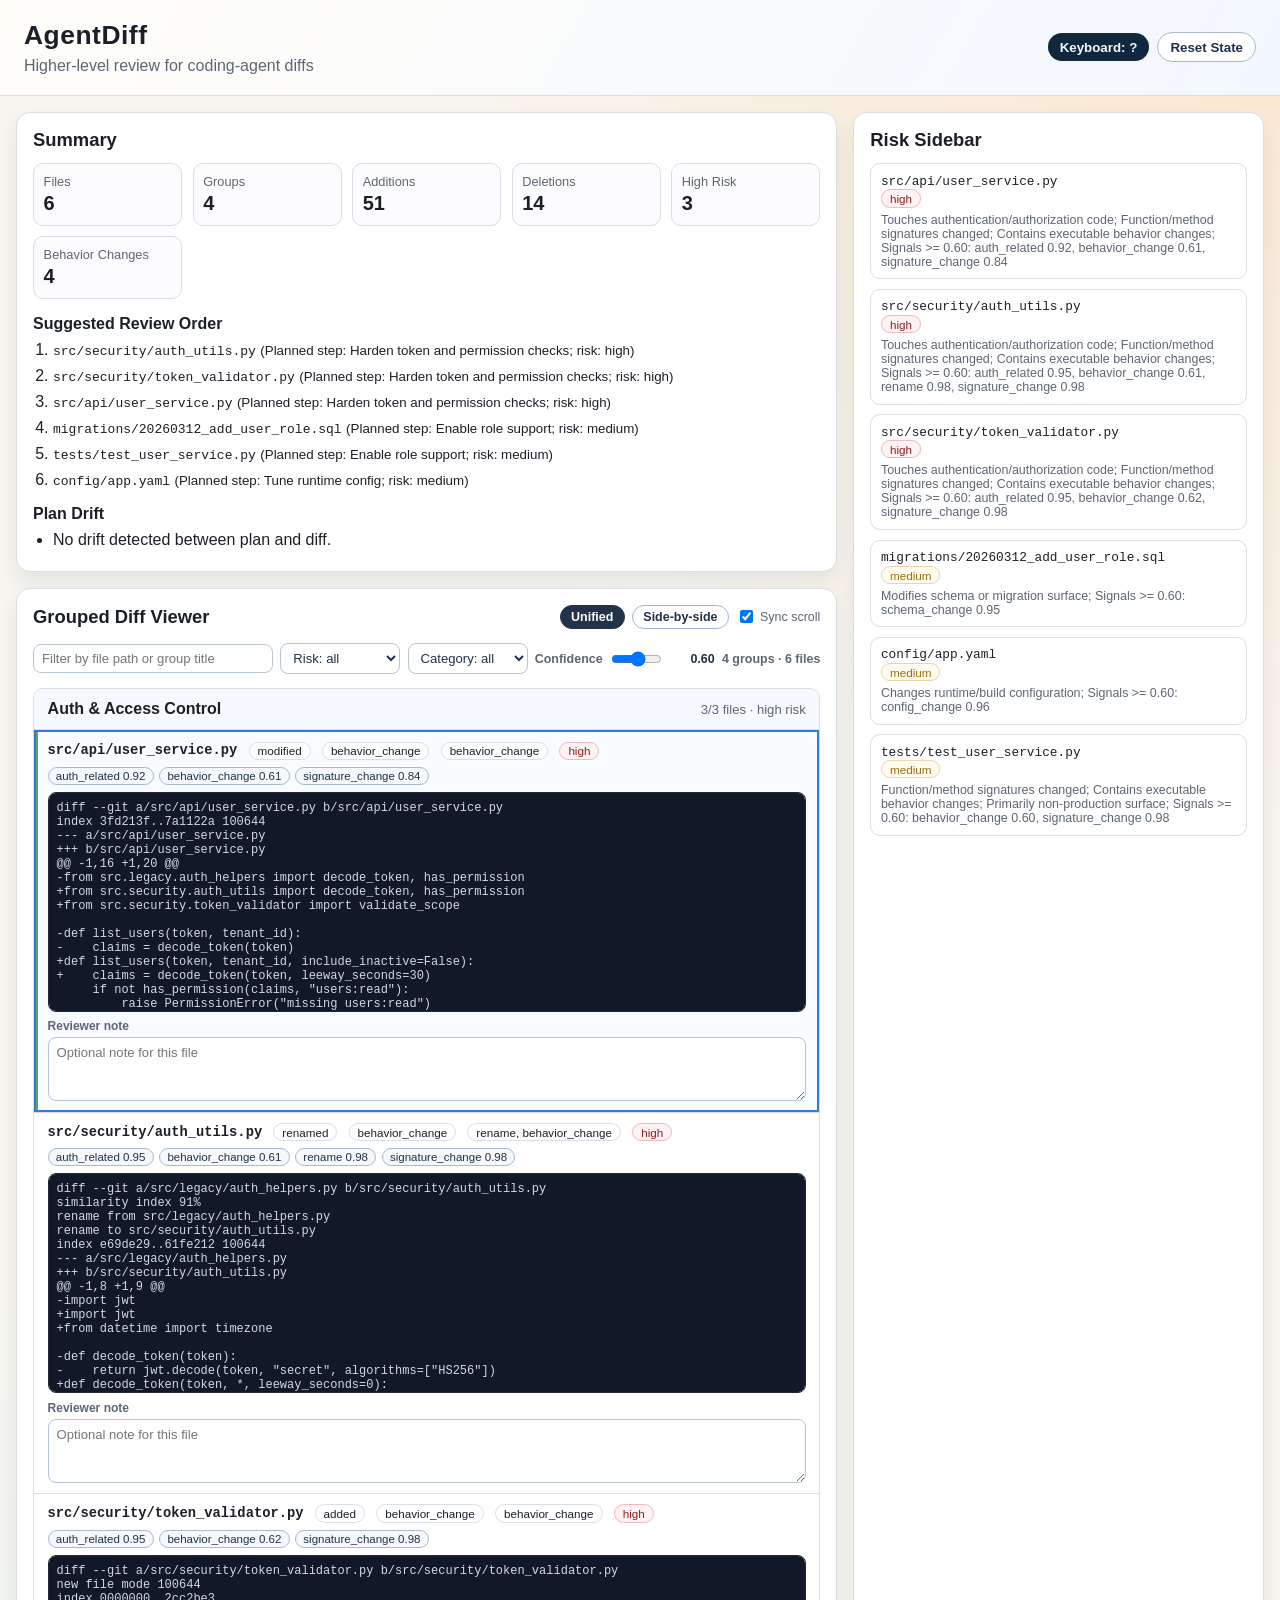
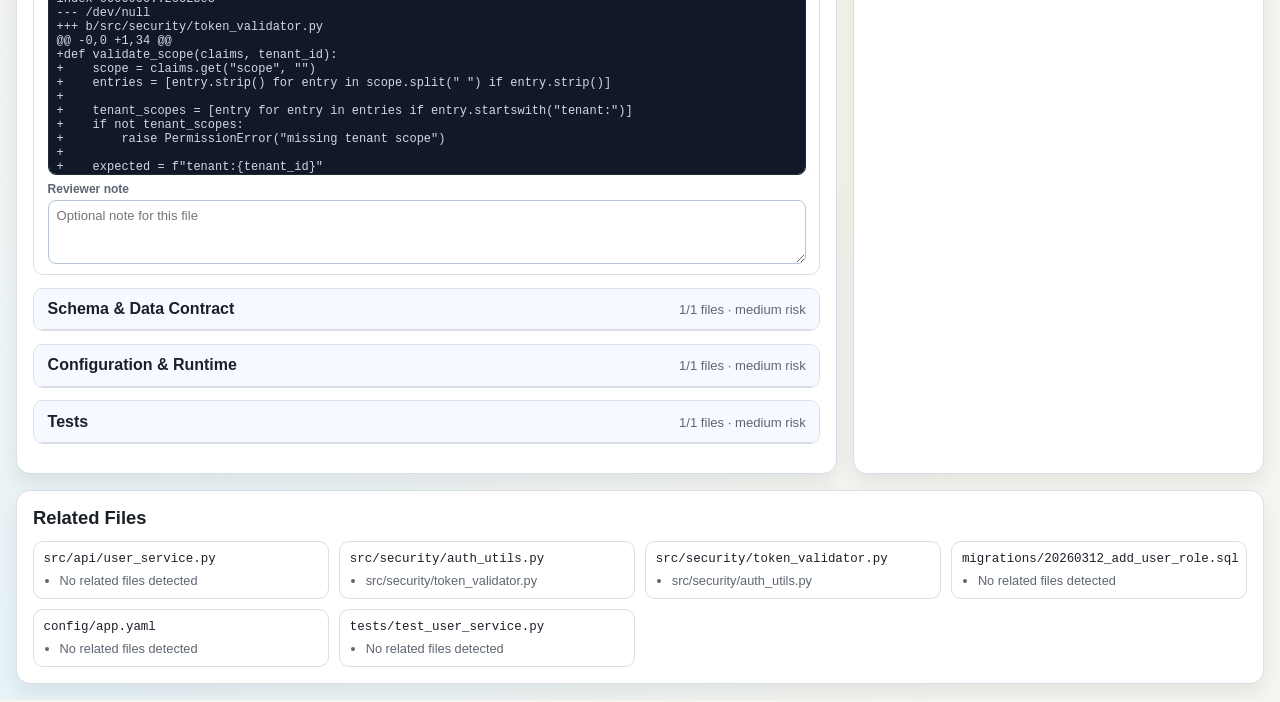
<file: examples/sample_report.html>
<!doctype html>
<html lang="en">
  <head>
    <meta charset="UTF-8" />
    <meta name="viewport" content="width=device-width, initial-scale=1.0" />
    <title>AgentDiff</title>
    <style>
:root {
  --bg: #f7f5ef;
  --panel: #ffffff;
  --text: #1b2028;
  --muted: #5d6673;
  --line: #d9dde5;
  --accent: #0b6e4f;
  --high: #8f1d21;
  --medium: #9c6a0c;
  --low: #14516e;
  --shadow: 0 10px 20px rgba(16, 32, 53, 0.08);
}

* {
  box-sizing: border-box;
}

body {
  margin: 0;
  font-family: "IBM Plex Sans", "Segoe UI", sans-serif;
  color: var(--text);
  background:
    radial-gradient(circle at top right, #fbe7cf 0%, transparent 32%),
    radial-gradient(circle at bottom left, #e7f3f8 0%, transparent 38%),
    var(--bg);
}

.topbar {
  padding: 1.25rem 1.5rem;
  border-bottom: 1px solid var(--line);
  background: linear-gradient(120deg, #fffdf8, #f3f8ff);
  display: flex;
  justify-content: space-between;
  align-items: center;
  gap: 1rem;
}

.topbar h1 {
  margin: 0;
  font-size: 1.65rem;
  letter-spacing: 0.02em;
}

.topbar p {
  margin: 0.35rem 0 0;
  color: var(--muted);
}

.topbar-controls {
  display: flex;
  gap: 0.5rem;
  align-items: center;
}

.shortcut-btn {
  background: #11273d;
  color: #f2f8ff;
  border: none;
  border-radius: 999px;
  padding: 0.4rem 0.75rem;
  font-weight: 600;
  cursor: pointer;
}

.reset-btn {
  background: #fff;
  color: #203148;
  border: 1px solid #a8bacf;
  border-radius: 999px;
  padding: 0.4rem 0.75rem;
  font-weight: 600;
  cursor: pointer;
}

.layout {
  padding: 1rem;
  display: grid;
  gap: 1rem;
  grid-template-columns: 2fr 1fr;
  grid-template-areas:
    "summary risks"
    "grouped risks"
    "related related";
}

.panel {
  background: var(--panel);
  border: 1px solid var(--line);
  border-radius: 14px;
  box-shadow: var(--shadow);
  padding: 1rem;
}

.summary {
  grid-area: summary;
}

.grouped {
  grid-area: grouped;
}

.risks {
  grid-area: risks;
}

.related {
  grid-area: related;
}

h2 {
  margin: 0 0 0.8rem;
  font-size: 1.15rem;
}

h3 {
  margin: 1rem 0 0.5rem;
  font-size: 1rem;
}

.grouped-header {
  display: flex;
  justify-content: space-between;
  align-items: center;
  gap: 1rem;
  margin-bottom: 0.8rem;
}

.grouped-header h2 {
  margin: 0;
}

.diff-controls {
  display: flex;
  gap: 0.45rem;
  align-items: center;
  flex-wrap: wrap;
}

.search-controls {
  display: grid;
  grid-template-columns:
    minmax(220px, 1.5fr)
    minmax(120px, 0.7fr)
    minmax(120px, 0.7fr)
    minmax(180px, 1fr)
    auto;
  gap: 0.45rem;
  margin-bottom: 0.75rem;
  align-items: center;
}

.search-controls input,
.search-controls select {
  border: 1px solid #b7c4d3;
  border-radius: 8px;
  padding: 0.38rem 0.5rem;
  font-size: 0.82rem;
  color: #203148;
  background: #fff;
}

.match-count {
  font-size: 0.78rem;
  color: var(--muted);
  font-weight: 600;
  white-space: nowrap;
}

.threshold-label {
  display: inline-flex;
  align-items: center;
  gap: 0.4rem;
  font-size: 0.78rem;
  color: var(--muted);
  font-weight: 600;
}

.threshold-label input[type="range"] {
  width: 100%;
}

#confidence-threshold-value {
  min-width: 2.8rem;
  text-align: right;
  color: #203148;
}

.mode-btn {
  border: 1px solid #9eb4cc;
  border-radius: 999px;
  background: #fff;
  color: #213249;
  padding: 0.25rem 0.65rem;
  font-size: 0.78rem;
  font-weight: 700;
  cursor: pointer;
}

.mode-btn.active {
  background: #213249;
  border-color: #213249;
  color: #fff;
}

.sync-label {
  font-size: 0.78rem;
  color: var(--muted);
  display: inline-flex;
  align-items: center;
  gap: 0.25rem;
}

.cards {
  display: grid;
  grid-template-columns: repeat(auto-fill, minmax(140px, 1fr));
  gap: 0.65rem;
}

.card {
  border: 1px solid var(--line);
  border-radius: 10px;
  padding: 0.6rem;
  background: #fcfcff;
}

.card-label {
  font-size: 0.8rem;
  color: var(--muted);
  margin-bottom: 0.2rem;
}

.card-value {
  font-size: 1.25rem;
  font-weight: 700;
}

.review-order {
  margin: 0;
  padding-left: 1.25rem;
}

.review-order li {
  margin-bottom: 0.5rem;
}

.plan-drift {
  margin: 0;
  padding-left: 1.25rem;
}

.plan-drift li {
  margin-bottom: 0.4rem;
}

.group {
  border: 1px solid var(--line);
  border-radius: 10px;
  margin-bottom: 0.8rem;
  overflow: hidden;
}

.group > summary {
  cursor: pointer;
  list-style: none;
  padding: 0.7rem 0.85rem;
  background: #f6f9ff;
  border-bottom: 1px solid var(--line);
  display: flex;
  justify-content: space-between;
  gap: 0.5rem;
  align-items: baseline;
}

.group > summary::-webkit-details-marker {
  display: none;
}

.group-title {
  font-weight: 700;
}

.group-meta {
  font-size: 0.82rem;
  color: var(--muted);
}

.file-card {
  border-top: 1px solid var(--line);
  padding: 0.65rem 0.85rem;
}

.file-card.active {
  outline: 2px solid #2f7dd6;
  outline-offset: -2px;
  background: #f8fbff;
}

.file-card.visited {
  border-left: 4px solid #62a15e;
  padding-left: calc(0.85rem - 4px);
}

.file-header {
  display: flex;
  flex-wrap: wrap;
  gap: 0.45rem 0.7rem;
  align-items: center;
  margin-bottom: 0.45rem;
}

.file-path {
  font-family: "IBM Plex Mono", monospace;
  font-size: 0.86rem;
  font-weight: 600;
}

.badge {
  font-size: 0.73rem;
  border-radius: 999px;
  border: 1px solid var(--line);
  padding: 0.1rem 0.5rem;
  background: #fff;
}

.badge.high {
  color: var(--high);
  border-color: #f2b9bc;
  background: #fff2f2;
}

.badge.medium {
  color: var(--medium);
  border-color: #ecd4a8;
  background: #fffbef;
}

.badge.low {
  color: var(--low);
  border-color: #b9d9e6;
  background: #f2fbff;
}

.pattern-signals {
  display: flex;
  flex-wrap: wrap;
  gap: 0.35rem;
  margin: 0 0 0.45rem;
}

.signal {
  font-size: 0.72rem;
  border-radius: 999px;
  border: 1px solid #a8bacf;
  color: #203148;
  background: #f5f8fc;
  padding: 0.12rem 0.45rem;
}

.patch {
  margin: 0;
  border-radius: 8px;
  border: 1px solid #232a34;
  background: #111827;
  color: #d1d8e5;
  font-family: "IBM Plex Mono", monospace;
  font-size: 0.75rem;
  max-height: 220px;
  overflow: auto;
  padding: 0.5rem;
}

.split-diff {
  display: grid;
  grid-template-columns: 1fr 1fr;
  gap: 0.45rem;
}

.split-pane {
  margin: 0;
  border-radius: 8px;
  border: 1px solid #232a34;
  background: #111827;
  color: #d1d8e5;
  font-family: "IBM Plex Mono", monospace;
  font-size: 0.75rem;
  max-height: 220px;
  overflow: auto;
  padding: 0.5rem;
}

.split-pane.left {
  border-color: #4e2a2a;
}

.split-pane.right {
  border-color: #1f4a36;
}

.note-wrap {
  margin-top: 0.45rem;
  display: grid;
  gap: 0.25rem;
}

.note-label {
  font-size: 0.75rem;
  color: var(--muted);
  font-weight: 600;
}

.note-input {
  width: 100%;
  min-height: 64px;
  border: 1px solid #b7c4d3;
  border-radius: 8px;
  padding: 0.45rem 0.5rem;
  font-family: "IBM Plex Sans", "Segoe UI", sans-serif;
  font-size: 0.82rem;
  background: #fff;
}

.risk-list {
  margin: 0;
  padding: 0;
  list-style: none;
}

.risk-item {
  border: 1px solid var(--line);
  border-radius: 10px;
  padding: 0.6rem;
  margin-bottom: 0.6rem;
}

.risk-title {
  font-family: "IBM Plex Mono", monospace;
  font-size: 0.8rem;
  word-break: break-word;
}

.risk-reasons {
  color: var(--muted);
  font-size: 0.78rem;
  margin-top: 0.35rem;
}

.related-grid {
  display: grid;
  grid-template-columns: repeat(auto-fill, minmax(260px, 1fr));
  gap: 0.65rem;
}

.related-item {
  border: 1px solid var(--line);
  border-radius: 10px;
  padding: 0.6rem;
}

.related-path {
  font-family: "IBM Plex Mono", monospace;
  font-size: 0.78rem;
  margin: 0 0 0.45rem;
}

.related-links {
  margin: 0;
  padding-left: 1rem;
  font-size: 0.8rem;
  color: var(--muted);
}

.shortcut-overlay {
  position: fixed;
  inset: 0;
  background: rgba(15, 24, 38, 0.56);
  display: flex;
  align-items: center;
  justify-content: center;
  padding: 1rem;
  z-index: 20;
}

.shortcut-overlay.hidden {
  display: none;
}

.shortcut-content {
  max-width: 480px;
  width: 100%;
  border-radius: 14px;
  border: 1px solid var(--line);
  box-shadow: var(--shadow);
  background: #fff;
  padding: 1rem;
}

.shortcut-content h3 {
  margin: 0 0 0.6rem;
}

.shortcut-content ul {
  margin: 0;
  padding-left: 1.15rem;
}

.shortcut-content li {
  margin-bottom: 0.35rem;
}

@media (max-width: 980px) {
  .layout {
    grid-template-columns: 1fr;
    grid-template-areas:
      "summary"
      "risks"
      "grouped"
      "related";
  }

  .topbar {
    align-items: flex-start;
    flex-direction: column;
  }

  .topbar-controls {
    width: 100%;
  }

  .grouped-header {
    flex-direction: column;
    align-items: flex-start;
  }

  .search-controls {
    grid-template-columns: 1fr;
  }

  .split-diff {
    grid-template-columns: 1fr;
  }
}

</style>
  </head>
  <body>
    <header class="topbar">
      <div>
        <h1>AgentDiff</h1>
        <p>Higher-level review for coding-agent diffs</p>
      </div>
      <div class="topbar-controls">
        <button id="shortcut-help-btn" class="shortcut-btn" type="button">Keyboard: ?</button>
        <button id="reset-state-btn" class="reset-btn" type="button">Reset State</button>
      </div>
    </header>

    <main class="layout">
      <section class="panel summary" id="summary-panel">
        <h2>Summary</h2>
        <div id="summary-cards" class="cards"></div>
        <h3>Suggested Review Order</h3>
        <ol id="review-order" class="review-order"></ol>
        <h3>Plan Drift</h3>
        <ul id="plan-drift" class="plan-drift"></ul>
      </section>

      <section class="panel grouped" id="groups-panel">
        <div class="grouped-header">
          <h2>Grouped Diff Viewer</h2>
          <div class="diff-controls">
            <button id="mode-unified" class="mode-btn" type="button">Unified</button>
            <button id="mode-split" class="mode-btn" type="button">Side-by-side</button>
            <label class="sync-label">
              <input id="sync-scroll" type="checkbox" checked />
              Sync scroll
            </label>
          </div>
        </div>
        <div class="search-controls">
          <input id="group-search" type="search" placeholder="Filter by file path or group title" />
          <select id="risk-filter">
            <option value="all">Risk: all</option>
            <option value="high">Risk: high</option>
            <option value="medium">Risk: medium</option>
            <option value="low">Risk: low</option>
          </select>
          <select id="category-filter">
            <option value="all">Category: all</option>
          </select>
          <label class="threshold-label" for="confidence-threshold">
            Confidence
            <input id="confidence-threshold" type="range" min="0" max="1" step="0.05" value="0.6" />
            <span id="confidence-threshold-value">0.60</span>
          </label>
          <span id="match-count" class="match-count">0 groups · 0 files</span>
        </div>
        <div id="groups"></div>
      </section>

      <aside class="panel risks" id="risk-panel">
        <h2>Risk Sidebar</h2>
        <ul id="risk-list" class="risk-list"></ul>
      </aside>

      <section class="panel related" id="related-panel">
        <h2>Related Files</h2>
        <div id="related-files"></div>
      </section>
    </main>

    <div id="shortcut-overlay" class="shortcut-overlay hidden" aria-hidden="true">
      <div class="shortcut-content">
        <h3>Keyboard Shortcuts</h3>
        <ul>
          <li><code>?</code> Open/close this help</li>
          <li><code>j</code> Next file</li>
          <li><code>k</code> Previous file</li>
          <li><code>]</code> Next group</li>
          <li><code>[</code> Previous group</li>
          <li><code>o</code> Toggle current group</li>
          <li><code>/</code> Focus search</li>
        </ul>
      </div>
    </div>

    <script>window.__AGENTDIFF_ANALYSIS = {"summary":{"total_files":6,"total_groups":4,"total_additions":51,"total_deletions":14,"categories":{"auth":2,"source":1,"config":1,"schema":1,"test":1},"change_types":{"behavior_change":4,"config_change":1,"added":1},"risk_levels":{"high":3,"medium":3}},"groups":[{"id":"auth","title":"Auth & Access Control","files":["src/api/user_service.py","src/security/auth_utils.py","src/security/token_validator.py"],"risk":"high","risk_score":9,"change_types":{"behavior_change":3}},{"id":"schema","title":"Schema & Data Contract","files":["migrations/20260312_add_user_role.sql"],"risk":"medium","risk_score":5,"change_types":{"added":1}},{"id":"config","title":"Configuration & Runtime","files":["config/app.yaml"],"risk":"medium","risk_score":4,"change_types":{"config_change":1}},{"id":"tests","title":"Tests","files":["tests/test_user_service.py"],"risk":"medium","risk_score":4,"change_types":{"behavior_change":1}}],"files":[{"path":"src/api/user_service.py","old_path":"src/api/user_service.py","new_path":"src/api/user_service.py","status":"modified","category":"source","patterns":["auth_related","behavior_change","signature_change"],"pattern_confidence":{"auth_related":0.92,"behavior_change":0.61,"signature_change":0.84},"change_type":"behavior_change","change_facets":["behavior_change"],"additions":8,"deletions":4,"patch":"diff --git a/src/api/user_service.py b/src/api/user_service.py\nindex 3fd213f..7a1122a 100644\n--- a/src/api/user_service.py\n+++ b/src/api/user_service.py\n@@ -1,16 +1,20 @@\n-from src.legacy.auth_helpers import decode_token, has_permission\n+from src.security.auth_utils import decode_token, has_permission\n+from src.security.token_validator import validate_scope\n \n-def list_users(token, tenant_id):\n-    claims = decode_token(token)\n+def list_users(token, tenant_id, include_inactive=False):\n+    claims = decode_token(token, leeway_seconds=30)\n     if not has_permission(claims, \"users:read\"):\n         raise PermissionError(\"missing users:read\")\n+    validate_scope(claims, tenant_id)\n \n-    query = \"SELECT id, email FROM users WHERE tenant_id = ?\"\n+    query = \"SELECT id, email, role FROM users WHERE tenant_id = ?\"\n+    if not include_inactive:\n+        query += \" AND active = 1\"\n     return db.fetch_all(query, [tenant_id])\n","metadata":{"index":"3fd213f..7a1122a 100644"},"risk_score":9,"risk_level":"high","risk_reasons":["Touches authentication/authorization code","Function/method signatures changed","Contains executable behavior changes"],"group_id":"auth","related_files":[]},{"path":"src/security/auth_utils.py","old_path":"src/legacy/auth_helpers.py","new_path":"src/security/auth_utils.py","status":"renamed","category":"auth","patterns":["auth_related","behavior_change","rename","signature_change"],"pattern_confidence":{"auth_related":0.95,"behavior_change":0.61,"rename":0.98,"signature_change":0.98},"change_type":"behavior_change","change_facets":["rename","behavior_change"],"additions":6,"deletions":5,"patch":"diff --git a/src/legacy/auth_helpers.py b/src/security/auth_utils.py\nsimilarity index 91%\nrename from src/legacy/auth_helpers.py\nrename to src/security/auth_utils.py\nindex e69de29..61fe212 100644\n--- a/src/legacy/auth_helpers.py\n+++ b/src/security/auth_utils.py\n@@ -1,8 +1,9 @@\n-import jwt\n+import jwt\n+from datetime import timezone\n \n-def decode_token(token):\n-    return jwt.decode(token, \"secret\", algorithms=[\"HS256\"])\n+def decode_token(token, *, leeway_seconds=0):\n+    return jwt.decode(token, \"secret\", algorithms=[\"HS256\"], leeway=leeway_seconds)\n \n-def has_permission(claims, permission):\n+def has_permission(claims, permission, *, strict=True):\n     permissions = claims.get(\"permissions\", [])\n-    return permission in permissions\n+    return permission in permissions if strict else True\n","metadata":{"similarity_index":"91%","index":"e69de29..61fe212 100644"},"risk_score":9,"risk_level":"high","risk_reasons":["Touches authentication/authorization code","Function/method signatures changed","Contains executable behavior changes"],"group_id":"auth","related_files":["src/security/token_validator.py"]},{"path":"src/security/token_validator.py","old_path":"","new_path":"src/security/token_validator.py","status":"added","category":"auth","patterns":["auth_related","behavior_change","signature_change"],"pattern_confidence":{"auth_related":0.95,"behavior_change":0.62,"signature_change":0.98},"change_type":"behavior_change","change_facets":["behavior_change"],"additions":20,"deletions":0,"patch":"diff --git a/src/security/token_validator.py b/src/security/token_validator.py\nnew file mode 100644\nindex 0000000..2cc2be3\n--- /dev/null\n+++ b/src/security/token_validator.py\n@@ -0,0 +1,34 @@\n+def validate_scope(claims, tenant_id):\n+    scope = claims.get(\"scope\", \"\")\n+    entries = [entry.strip() for entry in scope.split(\" \") if entry.strip()]\n+\n+    tenant_scopes = [entry for entry in entries if entry.startswith(\"tenant:\")]\n+    if not tenant_scopes:\n+        raise PermissionError(\"missing tenant scope\")\n+\n+    expected = f\"tenant:{tenant_id}\"\n+    if expected not in tenant_scopes:\n+        raise PermissionError(\"token does not match tenant\")\n+\n+\n+def assert_role(claims, allowed_roles):\n+    role = claims.get(\"role\")\n+    if role is None:\n+        raise PermissionError(\"missing role\")\n+\n+    if role not in allowed_roles:\n+        raise PermissionError(\"role not allowed\")\n","metadata":{"index":"0000000..2cc2be3"},"risk_score":9,"risk_level":"high","risk_reasons":["Touches authentication/authorization code","Function/method signatures changed","Contains executable behavior changes"],"group_id":"auth","related_files":["src/security/auth_utils.py"]},{"path":"migrations/20260312_add_user_role.sql","old_path":"","new_path":"migrations/20260312_add_user_role.sql","status":"added","category":"schema","patterns":["schema_change"],"pattern_confidence":{"schema_change":0.95},"change_type":"added","change_facets":["added"],"additions":9,"deletions":0,"patch":"diff --git a/migrations/20260312_add_user_role.sql b/migrations/20260312_add_user_role.sql\nnew file mode 100644\nindex 0000000..4ad19f1\n--- /dev/null\n+++ b/migrations/20260312_add_user_role.sql\n@@ -0,0 +1,10 @@\n+ALTER TABLE users ADD COLUMN role VARCHAR(24) NOT NULL DEFAULT 'member';\n+\n+CREATE TABLE role_audit (\n+    id INTEGER PRIMARY KEY,\n+    user_id INTEGER NOT NULL,\n+    role VARCHAR(24) NOT NULL,\n+    changed_at TIMESTAMP NOT NULL DEFAULT CURRENT_TIMESTAMP,\n+    FOREIGN KEY (user_id) REFERENCES users(id)\n+);\n","metadata":{"index":"0000000..4ad19f1"},"risk_score":5,"risk_level":"medium","risk_reasons":["Modifies schema or migration surface"],"group_id":"schema","related_files":[]},{"path":"config/app.yaml","old_path":"config/app.yaml","new_path":"config/app.yaml","status":"modified","category":"config","patterns":["config_change"],"pattern_confidence":{"config_change":0.96},"change_type":"config_change","change_facets":["config_change"],"additions":3,"deletions":1,"patch":"diff --git a/config/app.yaml b/config/app.yaml\nindex bfe12e1..d3123dd 100644\n--- a/config/app.yaml\n+++ b/config/app.yaml\n@@ -1,6 +1,8 @@\n service:\n   name: user-api\n-  timeout: 4\n+  timeout: 8\n+  retries: 2\n auth:\n   jwt_issuer: https://issuer.example.com\n+  strict_permissions: true\n   audience: user-api\n","metadata":{"index":"bfe12e1..d3123dd 100644"},"risk_score":4,"risk_level":"medium","risk_reasons":["Changes runtime/build configuration"],"group_id":"config","related_files":[]},{"path":"tests/test_user_service.py","old_path":"tests/test_user_service.py","new_path":"tests/test_user_service.py","status":"modified","category":"test","patterns":["behavior_change","signature_change"],"pattern_confidence":{"behavior_change":0.6,"signature_change":0.98},"change_type":"behavior_change","change_facets":["behavior_change"],"additions":5,"deletions":4,"patch":"diff --git a/tests/test_user_service.py b/tests/test_user_service.py\nindex c881f00..34d8afe 100644\n--- a/tests/test_user_service.py\n+++ b/tests/test_user_service.py\n@@ -3,10 +3,14 @@\n from src.api.user_service import list_users\n \n \n-def test_list_users_requires_permission(fake_db, token_without_permission):\n+def test_list_users_requires_permission(fake_db, token_without_permission, tenant_id):\n     with pytest.raises(PermissionError):\n-        list_users(token_without_permission, \"t-1\")\n+        list_users(token_without_permission, tenant_id)\n \n \n-def test_list_users_success(fake_db, token_with_permission):\n-    rows = list_users(token_with_permission, \"t-1\")\n+def test_list_users_success(fake_db, token_with_permission, tenant_id):\n+    rows = list_users(token_with_permission, tenant_id, include_inactive=False)\n+    assert all(\"role\" in row for row in rows)\n     assert len(rows) > 0\n","metadata":{"index":"c881f00..34d8afe 100644"},"risk_score":4,"risk_level":"medium","risk_reasons":["Function/method signatures changed","Contains executable behavior changes","Primarily non-production surface"],"group_id":"tests","related_files":[]}],"review_order":[{"path":"src/security/auth_utils.py","reason":"Planned step: Harden token and permission checks","risk":"high","risk_score":9},{"path":"src/security/token_validator.py","reason":"Planned step: Harden token and permission checks","risk":"high","risk_score":9},{"path":"src/api/user_service.py","reason":"Planned step: Harden token and permission checks","risk":"high","risk_score":9},{"path":"migrations/20260312_add_user_role.sql","reason":"Planned step: Enable role support","risk":"medium","risk_score":5},{"path":"tests/test_user_service.py","reason":"Planned step: Enable role support","risk":"medium","risk_score":4},{"path":"config/app.yaml","reason":"Planned step: Tune runtime config","risk":"medium","risk_score":4}],"plan_drift":{"has_plan":true,"planned_files":["src/security/auth_utils.py","src/security/token_validator.py","src/api/user_service.py","migrations/20260312_add_user_role.sql","tests/test_user_service.py","config/app.yaml"],"planned_but_unchanged":[],"changed_but_unplanned":[],"planned_but_unchanged_count":0,"changed_but_unplanned_count":0},"ignored":{"patterns":[],"files":[],"count":0},"plan":{"steps":[{"name":"Harden token and permission checks","files":["src/security/auth_utils.py","src/security/token_validator.py","src/api/user_service.py"],"intent":"Tighten auth scope validation"},{"name":"Enable role support","files":["migrations/20260312_add_user_role.sql","src/api/user_service.py","tests/test_user_service.py"],"intent":"Persist role and expose in list endpoint"},{"name":"Tune runtime config","files":["config/app.yaml"],"intent":"Increase timeout and retries"}]}};</script>
<script>
const STORAGE_PREFIX = "agentdiff.reviewState.v1";

const appState = {
  analysis: null,
  storageKey: null,
  persistTimer: null,
  ui: {
    collapsedGroups: {},
    visitedFiles: {},
    notes: {},
    activeFilePath: null,
    diffMode: "unified",
    syncScroll: true,
    filters: {
      query: "",
      risk: "all",
      category: "all",
    },
    confidenceThreshold: 0.6,
  },
  nav: {
    groupEls: [],
    fileEls: [],
    activeFileIndex: -1,
  },
};

function defaultUiState() {
  return {
    collapsedGroups: {},
    visitedFiles: {},
    notes: {},
    activeFilePath: null,
    diffMode: "unified",
    syncScroll: true,
    filters: {
      query: "",
      risk: "all",
      category: "all",
    },
    confidenceThreshold: 0.6,
  };
}

function makeCard(label, value) {
  const card = document.createElement("div");
  card.className = "card";

  const labelEl = document.createElement("div");
  labelEl.className = "card-label";
  labelEl.textContent = label;

  const valueEl = document.createElement("div");
  valueEl.className = "card-value";
  valueEl.textContent = String(value);

  card.append(labelEl, valueEl);
  return card;
}

function riskBadge(level) {
  const el = document.createElement("span");
  el.className = `badge ${level}`;
  el.textContent = level;
  return el;
}

function computeStorageKey(data) {
  const paths = (data.files || []).map((file) => file.path).join("|");
  return `${STORAGE_PREFIX}:${paths}`;
}

function loadUiState() {
  if (!appState.storageKey) return;
  try {
    const raw = window.localStorage.getItem(appState.storageKey);
    if (!raw) return;

    const parsed = JSON.parse(raw);
    if (!parsed || typeof parsed !== "object") return;

    appState.ui.collapsedGroups =
      parsed.collapsedGroups && typeof parsed.collapsedGroups === "object"
        ? parsed.collapsedGroups
        : {};
    appState.ui.visitedFiles =
      parsed.visitedFiles && typeof parsed.visitedFiles === "object" ? parsed.visitedFiles : {};
    appState.ui.notes = parsed.notes && typeof parsed.notes === "object" ? parsed.notes : {};
    appState.ui.activeFilePath =
      typeof parsed.activeFilePath === "string" ? parsed.activeFilePath : null;
    appState.ui.diffMode = parsed.diffMode === "split" ? "split" : "unified";
    appState.ui.syncScroll = parsed.syncScroll !== false;

    const parsedFilters = parsed.filters && typeof parsed.filters === "object" ? parsed.filters : {};
    appState.ui.filters = {
      query: typeof parsedFilters.query === "string" ? parsedFilters.query : "",
      risk:
        parsedFilters.risk === "high" || parsedFilters.risk === "medium" || parsedFilters.risk === "low"
          ? parsedFilters.risk
          : "all",
      category: typeof parsedFilters.category === "string" ? parsedFilters.category : "all",
    };
    const parsedThreshold = Number(parsed.confidenceThreshold);
    appState.ui.confidenceThreshold =
      Number.isFinite(parsedThreshold) && parsedThreshold >= 0 && parsedThreshold <= 1
        ? parsedThreshold
        : 0.6;
  } catch (_error) {
    // Ignore corrupt/inaccessible localStorage state and continue with defaults.
  }
}

function persistUiState() {
  if (!appState.storageKey) return;
  try {
    window.localStorage.setItem(
      appState.storageKey,
      JSON.stringify({
        collapsedGroups: appState.ui.collapsedGroups,
        visitedFiles: appState.ui.visitedFiles,
        notes: appState.ui.notes,
        activeFilePath: appState.ui.activeFilePath,
        diffMode: appState.ui.diffMode,
        syncScroll: appState.ui.syncScroll,
        filters: appState.ui.filters,
        confidenceThreshold: appState.ui.confidenceThreshold,
      })
    );
  } catch (_error) {
    // Ignore storage quota/access failures in local mode.
  }
}

function schedulePersist() {
  if (appState.persistTimer) {
    clearTimeout(appState.persistTimer);
  }
  appState.persistTimer = window.setTimeout(persistUiState, 140);
}

function resetUiState() {
  if (!appState.storageKey) return;
  try {
    window.localStorage.removeItem(appState.storageKey);
  } catch (_error) {
    // Ignore localStorage failures.
  }

  appState.ui = defaultUiState();

  if (appState.analysis) {
    populateCategoryFilter(appState.analysis);
    syncFilterControls();
    renderSummary(appState.analysis);
    renderGroups(appState.analysis);
    renderRiskSidebar(appState.analysis);
    renderRelatedFiles(appState.analysis);
    applyDiffMode();
  }
}

function visiblePatternEntries(file) {
  const threshold = Number(appState.ui.confidenceThreshold || 0);
  const confidence = file.pattern_confidence || {};
  const entries = [];
  for (const pattern of Object.keys(confidence).sort()) {
    const value = Number(confidence[pattern]);
    if (!Number.isFinite(value)) continue;
    if (value < threshold) continue;
    entries.push([pattern, value]);
  }
  return entries;
}

function signalLabel(pattern, confidence) {
  return `${pattern} ${confidence.toFixed(2)}`;
}

function renderSummary(data) {
  const summary = data.summary || {};
  const cards = document.getElementById("summary-cards");
  cards.innerHTML = "";
  cards.append(
    makeCard("Files", summary.total_files || 0),
    makeCard("Groups", summary.total_groups || 0),
    makeCard("Additions", summary.total_additions || 0),
    makeCard("Deletions", summary.total_deletions || 0),
    makeCard("High Risk", (summary.risk_levels || {}).high || 0),
    makeCard("Behavior Changes", (summary.change_types || {}).behavior_change || 0)
  );

  const reviewList = document.getElementById("review-order");
  reviewList.innerHTML = "";
  for (const item of data.review_order || []) {
    const li = document.createElement("li");
    li.innerHTML = `<code>${item.path}</code> <small>(${item.reason}; risk: ${item.risk})</small>`;
    reviewList.appendChild(li);
  }

  const driftList = document.getElementById("plan-drift");
  driftList.innerHTML = "";

  const drift = data.plan_drift || {};
  if (!drift.has_plan) {
    const li = document.createElement("li");
    li.textContent = "No execution plan provided.";
    driftList.appendChild(li);
    return;
  }

  if (!drift.planned_but_unchanged_count && !drift.changed_but_unplanned_count) {
    const li = document.createElement("li");
    li.textContent = "No drift detected between plan and diff.";
    driftList.appendChild(li);
    return;
  }

  const counts = document.createElement("li");
  counts.innerHTML = `<strong>${drift.planned_but_unchanged_count}</strong> planned-but-unchanged · <strong>${drift.changed_but_unplanned_count}</strong> changed-but-unplanned`;
  driftList.appendChild(counts);

  for (const path of drift.planned_but_unchanged || []) {
    const li = document.createElement("li");
    li.innerHTML = `<code>${path}</code> planned but unchanged`;
    driftList.appendChild(li);
  }

  for (const path of drift.changed_but_unplanned || []) {
    const li = document.createElement("li");
    li.innerHTML = `<code>${path}</code> changed but not in plan`;
    driftList.appendChild(li);
  }
}

function parsePatchToAlignedColumns(patchText) {
  const rowsLeft = [];
  const rowsRight = [];
  let pendingRemoved = [];
  let pendingAdded = [];

  function flushPending() {
    const maxSize = Math.max(pendingRemoved.length, pendingAdded.length);
    for (let index = 0; index < maxSize; index += 1) {
      rowsLeft.push(pendingRemoved[index] || "");
      rowsRight.push(pendingAdded[index] || "");
    }
    pendingRemoved = [];
    pendingAdded = [];
  }

  const lines = (patchText || "").split("\n");
  for (const raw of lines) {
    const line = raw.replace(/\r$/, "");
    if (line.startsWith("+") && !line.startsWith("+++")) {
      pendingAdded.push(line);
      continue;
    }

    if (line.startsWith("-") && !line.startsWith("---")) {
      pendingRemoved.push(line);
      continue;
    }

    flushPending();
    rowsLeft.push(line);
    rowsRight.push(line);
  }

  flushPending();

  if (!rowsLeft.length && !rowsRight.length) {
    return ["No line-level patch available", "No line-level patch available"];
  }

  return [rowsLeft.join("\n"), rowsRight.join("\n")];
}

function bindSyncedScroll(leftPane, rightPane) {
  let syncing = false;

  function mirror(source, target) {
    if (!appState.ui.syncScroll) return;
    if (syncing) return;

    const sourceMax = source.scrollHeight - source.clientHeight;
    const targetMax = target.scrollHeight - target.clientHeight;
    const ratio = sourceMax > 0 ? source.scrollTop / sourceMax : 0;

    syncing = true;
    target.scrollTop = targetMax > 0 ? ratio * targetMax : 0;
    syncing = false;
  }

  leftPane.addEventListener("scroll", () => mirror(leftPane, rightPane));
  rightPane.addEventListener("scroll", () => mirror(rightPane, leftPane));
}

function buildSplitDiff(patchText) {
  const split = document.createElement("div");
  split.className = "split-diff";

  const left = document.createElement("pre");
  left.className = "split-pane left";

  const right = document.createElement("pre");
  right.className = "split-pane right";

  const [leftText, rightText] = parsePatchToAlignedColumns(patchText);
  left.textContent = leftText;
  right.textContent = rightText;

  bindSyncedScroll(left, right);
  split.append(left, right);
  return split;
}

function lower(value) {
  return String(value || "").toLowerCase();
}

function matchesFilters(file, groupTitle, filters) {
  if (filters.risk !== "all" && file.risk_level !== filters.risk) {
    return false;
  }

  if (filters.category !== "all" && file.category !== filters.category) {
    return false;
  }

  if (!filters.query) {
    return true;
  }

  const query = lower(filters.query);
  return lower(file.path).includes(query) || lower(groupTitle).includes(query);
}

function updateMatchCount(groupCount, fileCount) {
  const el = document.getElementById("match-count");
  el.textContent = `${groupCount} groups · ${fileCount} files`;
}

function renderGroups(data) {
  const filesByPath = new Map((data.files || []).map((file) => [file.path, file]));
  const groupsRoot = document.getElementById("groups");
  groupsRoot.innerHTML = "";

  let matchedGroupCount = 0;
  let matchedFileCount = 0;

  for (const group of data.groups || []) {
    const visibleFiles = group.files
      .map((path) => filesByPath.get(path))
      .filter((file) => file && matchesFilters(file, group.title, appState.ui.filters));

    if (!visibleFiles.length) {
      continue;
    }

    matchedGroupCount += 1;
    matchedFileCount += visibleFiles.length;

    const details = document.createElement("details");
    details.className = "group";
    details.dataset.groupId = group.id;

    const storedCollapsed = appState.ui.collapsedGroups[group.id];
    if (typeof storedCollapsed === "boolean") {
      details.open = !storedCollapsed;
    } else {
      details.open = (group.risk || "") === "high";
    }

    details.addEventListener("toggle", () => {
      appState.ui.collapsedGroups[group.id] = !details.open;
      schedulePersist();
    });

    const summary = document.createElement("summary");
    const title = document.createElement("span");
    title.className = "group-title";
    title.textContent = group.title;

    const meta = document.createElement("span");
    meta.className = "group-meta";
    meta.textContent = `${visibleFiles.length}/${group.files.length} files · ${group.risk} risk`;

    summary.append(title, meta);
    details.appendChild(summary);

    for (const file of visibleFiles) {
      const fileCard = document.createElement("div");
      fileCard.className = "file-card";
      fileCard.dataset.filePath = file.path;
      fileCard.tabIndex = 0;
      if (appState.ui.visitedFiles[file.path]) {
        fileCard.classList.add("visited");
      }

      const header = document.createElement("div");
      header.className = "file-header";

      const path = document.createElement("span");
      path.className = "file-path";
      path.textContent = file.path;

      const status = document.createElement("span");
      status.className = "badge";
      status.textContent = file.status;

      const type = document.createElement("span");
      type.className = "badge";
      type.textContent = file.change_type;

      const facets = document.createElement("span");
      facets.className = "badge";
      facets.textContent = (file.change_facets || []).join(", ");

      const risk = riskBadge(file.risk_level);
      header.append(path, status, type, facets, risk);

      const signalRow = document.createElement("div");
      signalRow.className = "pattern-signals";
      const visiblePatterns = visiblePatternEntries(file);
      if (visiblePatterns.length) {
        for (const [pattern, value] of visiblePatterns) {
          const signal = document.createElement("span");
          signal.className = "signal";
          signal.textContent = signalLabel(pattern, value);
          signalRow.appendChild(signal);
        }
      } else {
        const signal = document.createElement("span");
        signal.className = "signal";
        signal.textContent = "No signals above threshold";
        signalRow.appendChild(signal);
      }

      const patchText = (file.patch || "").trim() || "No line-level patch available";

      const patchUnified = document.createElement("pre");
      patchUnified.className = "patch patch-unified";
      patchUnified.textContent = patchText;

      const patchSplit = buildSplitDiff(patchText);
      patchSplit.classList.add("patch-split");

      const noteWrap = document.createElement("div");
      noteWrap.className = "note-wrap";

      const noteLabel = document.createElement("label");
      noteLabel.className = "note-label";
      noteLabel.textContent = "Reviewer note";

      const noteInput = document.createElement("textarea");
      noteInput.className = "note-input";
      noteInput.placeholder = "Optional note for this file";
      noteInput.value = appState.ui.notes[file.path] || "";
      noteInput.addEventListener("input", () => {
        const text = noteInput.value;
        if (text.trim()) {
          appState.ui.notes[file.path] = text;
        } else {
          delete appState.ui.notes[file.path];
        }
        schedulePersist();
      });

      noteWrap.append(noteLabel, noteInput);
      fileCard.append(header, signalRow, patchUnified, patchSplit, noteWrap);
      details.appendChild(fileCard);
    }

    groupsRoot.appendChild(details);
  }

  updateMatchCount(matchedGroupCount, matchedFileCount);
  refreshNavigationState();
  applyDiffMode();
}

function renderRiskSidebar(data) {
  const root = document.getElementById("risk-list");
  root.innerHTML = "";

  const sorted = [...(data.files || [])].sort((a, b) => (b.risk_score || 0) - (a.risk_score || 0));
  for (const file of sorted) {
    const li = document.createElement("li");
    li.className = "risk-item";

    const title = document.createElement("div");
    title.className = "risk-title";
    title.textContent = file.path;

    const badge = riskBadge(file.risk_level || "low");

    const reasons = document.createElement("div");
    reasons.className = "risk-reasons";
    const visibleSignals = visiblePatternEntries(file).map(([pattern, value]) =>
      signalLabel(pattern, value)
    );
    const reasonsText = (file.risk_reasons || []).join("; ") || "No major risk signals.";
    const signalsText = visibleSignals.length
      ? `Signals >= ${appState.ui.confidenceThreshold.toFixed(2)}: ${visibleSignals.join(", ")}`
      : `Signals >= ${appState.ui.confidenceThreshold.toFixed(2)}: none`;
    reasons.textContent = `${reasonsText}; ${signalsText}`;

    li.append(title, badge, reasons);
    root.appendChild(li);
  }
}

function renderRelatedFiles(data) {
  const root = document.getElementById("related-files");
  root.innerHTML = "";

  const grid = document.createElement("div");
  grid.className = "related-grid";

  for (const file of data.files || []) {
    const wrap = document.createElement("div");
    wrap.className = "related-item";

    const path = document.createElement("p");
    path.className = "related-path";
    path.textContent = file.path;

    const list = document.createElement("ul");
    list.className = "related-links";

    const related = file.related_files || [];
    if (!related.length) {
      const li = document.createElement("li");
      li.textContent = "No related files detected";
      list.appendChild(li);
    } else {
      for (const rel of related) {
        const li = document.createElement("li");
        li.textContent = rel;
        list.appendChild(li);
      }
    }

    wrap.append(path, list);
    grid.appendChild(wrap);
  }

  root.appendChild(grid);
}

function refreshNavigationState() {
  appState.nav.groupEls = Array.from(document.querySelectorAll("#groups details.group"));
  appState.nav.fileEls = Array.from(document.querySelectorAll("#groups .file-card"));

  const savedPath = appState.ui.activeFilePath;
  let nextIndex = appState.nav.fileEls.length ? 0 : -1;
  if (savedPath) {
    const foundIndex = appState.nav.fileEls.findIndex((el) => el.dataset.filePath === savedPath);
    if (foundIndex >= 0) {
      nextIndex = foundIndex;
    }
  }

  appState.nav.activeFileIndex = nextIndex;

  appState.nav.fileEls.forEach((el, index) => {
    el.addEventListener("click", () => setActiveFile(index));
    el.addEventListener("focus", () => setActiveFile(index, false));
  });

  if (appState.nav.activeFileIndex >= 0) {
    setActiveFile(appState.nav.activeFileIndex, false);
  }
}

function setActiveFile(index, scroll = true) {
  if (index < 0 || index >= appState.nav.fileEls.length) return;

  appState.nav.fileEls.forEach((el) => el.classList.remove("active"));
  const current = appState.nav.fileEls[index];
  current.classList.add("active");
  appState.nav.activeFileIndex = index;

  const path = current.dataset.filePath || null;
  if (path) {
    appState.ui.activeFilePath = path;
    appState.ui.visitedFiles[path] = true;
    current.classList.add("visited");
    schedulePersist();
  }

  const group = current.closest("details.group");
  if (group) {
    group.open = true;
  }

  if (scroll) {
    current.scrollIntoView({ block: "center", behavior: "smooth" });
  }
}

function moveFile(step) {
  if (!appState.nav.fileEls.length) return;
  const next = Math.max(0, Math.min(appState.nav.fileEls.length - 1, appState.nav.activeFileIndex + step));
  setActiveFile(next);
}

function groupForActiveFile() {
  if (appState.nav.activeFileIndex < 0 || !appState.nav.fileEls.length) return null;
  return appState.nav.fileEls[appState.nav.activeFileIndex].closest("details.group");
}

function moveGroup(step) {
  if (!appState.nav.groupEls.length) return;

  const activeGroup = groupForActiveFile();
  let currentIndex = 0;
  if (activeGroup) {
    currentIndex = appState.nav.groupEls.indexOf(activeGroup);
  }

  const nextGroupIndex = Math.max(0, Math.min(appState.nav.groupEls.length - 1, currentIndex + step));
  const nextGroup = appState.nav.groupEls[nextGroupIndex];
  nextGroup.open = true;

  const firstFile = nextGroup.querySelector(".file-card");
  if (!firstFile) return;

  const nextFileIndex = appState.nav.fileEls.indexOf(firstFile);
  if (nextFileIndex >= 0) {
    setActiveFile(nextFileIndex);
  }
}

function toggleActiveGroup() {
  const group = groupForActiveFile();
  if (!group) return;
  group.open = !group.open;
}

function applyDiffMode() {
  const unified = appState.ui.diffMode === "unified";

  for (const patch of document.querySelectorAll(".patch-unified")) {
    patch.style.display = unified ? "block" : "none";
  }

  for (const split of document.querySelectorAll(".patch-split")) {
    split.style.display = unified ? "none" : "grid";
  }

  const unifiedBtn = document.getElementById("mode-unified");
  const splitBtn = document.getElementById("mode-split");
  const syncCheckbox = document.getElementById("sync-scroll");

  unifiedBtn.classList.toggle("active", unified);
  splitBtn.classList.toggle("active", !unified);
  syncCheckbox.checked = appState.ui.syncScroll;
}

function toggleShortcutOverlay(forceVisible) {
  const overlay = document.getElementById("shortcut-overlay");
  const visible =
    typeof forceVisible === "boolean" ? forceVisible : overlay.classList.contains("hidden");

  overlay.classList.toggle("hidden", !visible);
  overlay.setAttribute("aria-hidden", visible ? "false" : "true");
}

function populateCategoryFilter(data) {
  const categorySelect = document.getElementById("category-filter");
  const categories = Array.from(
    new Set((data.files || []).map((file) => String(file.category || "other")))
  ).sort();

  const current = appState.ui.filters.category;
  categorySelect.innerHTML = '<option value="all">Category: all</option>';

  for (const category of categories) {
    const option = document.createElement("option");
    option.value = category;
    option.textContent = `Category: ${category}`;
    categorySelect.appendChild(option);
  }

  if (current !== "all" && !categories.includes(current)) {
    appState.ui.filters.category = "all";
  }
}

function syncFilterControls() {
  const searchInput = document.getElementById("group-search");
  const riskFilter = document.getElementById("risk-filter");
  const categoryFilter = document.getElementById("category-filter");
  const thresholdInput = document.getElementById("confidence-threshold");
  const thresholdValue = document.getElementById("confidence-threshold-value");

  searchInput.value = appState.ui.filters.query;
  riskFilter.value = appState.ui.filters.risk;
  categoryFilter.value = appState.ui.filters.category;
  thresholdInput.value = String(appState.ui.confidenceThreshold);
  thresholdValue.textContent = appState.ui.confidenceThreshold.toFixed(2);
}

function applyFiltersAndRender() {
  if (!appState.analysis) return;
  renderGroups(appState.analysis);
  renderRiskSidebar(appState.analysis);
  schedulePersist();
}

function bindControls() {
  const helpButton = document.getElementById("shortcut-help-btn");
  const overlay = document.getElementById("shortcut-overlay");
  const resetButton = document.getElementById("reset-state-btn");
  const unifiedButton = document.getElementById("mode-unified");
  const splitButton = document.getElementById("mode-split");
  const syncCheckbox = document.getElementById("sync-scroll");
  const searchInput = document.getElementById("group-search");
  const riskFilter = document.getElementById("risk-filter");
  const categoryFilter = document.getElementById("category-filter");
  const thresholdInput = document.getElementById("confidence-threshold");
  const thresholdValue = document.getElementById("confidence-threshold-value");

  helpButton.addEventListener("click", () => toggleShortcutOverlay());
  overlay.addEventListener("click", (event) => {
    if (event.target === overlay) {
      toggleShortcutOverlay(false);
    }
  });

  resetButton.addEventListener("click", () => {
    const confirmed = window.confirm("Reset saved review state for this diff view?");
    if (!confirmed) return;
    resetUiState();
  });

  unifiedButton.addEventListener("click", () => {
    appState.ui.diffMode = "unified";
    applyDiffMode();
    schedulePersist();
  });

  splitButton.addEventListener("click", () => {
    appState.ui.diffMode = "split";
    applyDiffMode();
    schedulePersist();
  });

  syncCheckbox.addEventListener("change", () => {
    appState.ui.syncScroll = Boolean(syncCheckbox.checked);
    schedulePersist();
  });

  searchInput.addEventListener("input", () => {
    appState.ui.filters.query = searchInput.value;
    applyFiltersAndRender();
  });

  riskFilter.addEventListener("change", () => {
    appState.ui.filters.risk = riskFilter.value;
    applyFiltersAndRender();
  });

  categoryFilter.addEventListener("change", () => {
    appState.ui.filters.category = categoryFilter.value;
    applyFiltersAndRender();
  });

  thresholdInput.addEventListener("input", () => {
    const value = Number(thresholdInput.value);
    appState.ui.confidenceThreshold = Number.isFinite(value) ? value : 0.6;
    thresholdValue.textContent = appState.ui.confidenceThreshold.toFixed(2);
    applyFiltersAndRender();
  });

  window.addEventListener("keydown", (event) => {
    const target = event.target;
    if (target instanceof HTMLInputElement || target instanceof HTMLTextAreaElement) {
      return;
    }

    if (event.key === "?") {
      event.preventDefault();
      toggleShortcutOverlay();
      return;
    }

    if (event.key === "Escape") {
      toggleShortcutOverlay(false);
      return;
    }

    if (event.key === "/") {
      event.preventDefault();
      searchInput.focus();
      searchInput.select();
      return;
    }

    if (event.key === "j") {
      event.preventDefault();
      moveFile(1);
      return;
    }

    if (event.key === "k") {
      event.preventDefault();
      moveFile(-1);
      return;
    }

    if (event.key === "]") {
      event.preventDefault();
      moveGroup(1);
      return;
    }

    if (event.key === "[") {
      event.preventDefault();
      moveGroup(-1);
      return;
    }

    if (event.key === "o") {
      event.preventDefault();
      toggleActiveGroup();
    }
  });

  applyDiffMode();
  syncFilterControls();
}

async function bootstrap() {
  let data = null;
  if (typeof window !== "undefined" && window.__AGENTDIFF_ANALYSIS) {
    data = window.__AGENTDIFF_ANALYSIS;
  } else {
    const response = await fetch("/api/analysis");
    if (!response.ok) {
      throw new Error(`HTTP ${response.status}`);
    }
    data = await response.json();
  }

  appState.analysis = data;
  appState.storageKey = computeStorageKey(data);
  loadUiState();
  populateCategoryFilter(data);

  renderSummary(data);
  renderGroups(data);
  renderRiskSidebar(data);
  renderRelatedFiles(data);
  bindControls();
}

bootstrap().catch((error) => {
  document.body.innerHTML = `<pre style="padding: 1rem; color: #8f1d21;">Failed to load AgentDiff data: ${error}</pre>`;
});

</script>
  </body>
</html>
</file>
